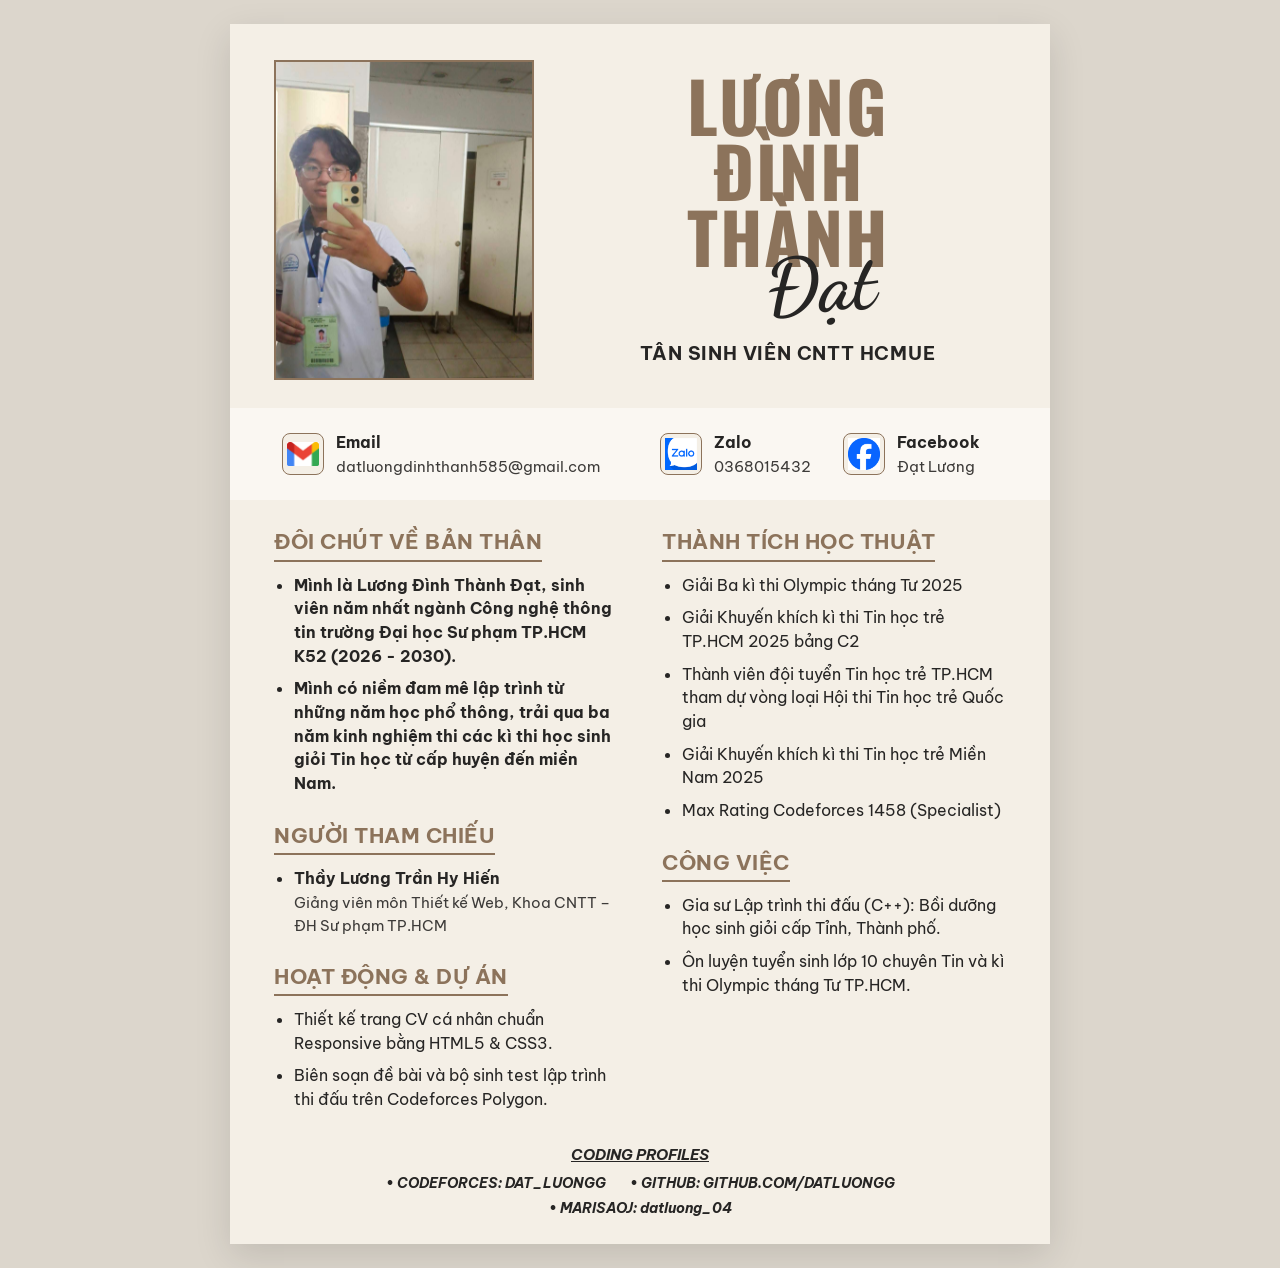
<file: index.html>
<!DOCTYPE html>
<html lang="vi">
<head>
  <meta charset="UTF-8" />
  <meta name="viewport" content="width=device-width, initial-scale=1.0" />
  <title>CV - Lương Đình Thành Đạt | Tân Sinh Viên CNTT HCMUE</title>
  <link rel="preconnect" href="https://fonts.googleapis.com" />
  <link rel="preconnect" href="https://fonts.gstatic.com" crossorigin />
  <link
    href="https://fonts.googleapis.com/css2?family=Be+Vietnam+Pro:ital,wght@0,400;0,500;0,600;0,700;0,800;1,400;1,700&family=Dancing+Script:wght@700&family=Oswald:wght@600;700&display=swap"
    rel="stylesheet"
  />
  <!-- CSS ngoai -->
  <link rel="stylesheet" href="style.css" />
</head>
<body>
  <main class="cv-container">
    <div>
      <!-- HEADER -->
      <header class="cv-header">
        <div class="avatar-wrapper">
          <img
            src="avatar.jpg"
            alt="Ảnh chân dung Lương Đình Thành Đạt"
            onerror="this.style.display='none'; this.parentElement.innerHTML='<span class=\'avatar-placeholder\'>Đặt file ảnh <b>avatar.jpg</b><br>cùng thư mục với file HTML</span>';"
          />
        </div>

        <div class="title-block">
          <div class="full-name-stack">
            <span class="name-line">LƯƠNG</span>
            <span class="name-line">ĐÌNH</span>
            <span class="name-line">THÀNH</span>
          </div>
          <div class="first-name">Đạt</div>
          <div class="subtitle">TÂN SINH VIÊN CNTT HCMUE</div>
        </div>
      </header>

      <!-- CONTACT BAR -->
      <section class="contact-bar" aria-label="Thông tin liên hệ">
        <a
          class="contact-item"
          href="mailto:datluongdinhthanh585@gmail.com"
          title="Gửi email cho Đạt"
        >
          <div class="contact-icon">
            <img
              src="gmail.png"
              alt="Logo Gmail"
              onerror="this.style.display='none'; this.parentElement.classList.add('empty-icon'); this.parentElement.innerText='IMG';"
            />
          </div>
          <div class="contact-info">
            <h3>Email</h3>
            <p>datluongdinhthanh585@gmail.com</p>
          </div>
        </a>

        <a
          class="contact-item"
          href="tel:0368015432"
          title="Liên hệ qua Zalo / Điện thoại"
        >
          <div class="contact-icon">
            <img
              src="zalo.png"
              alt="Logo Zalo"
              onerror="this.style.display='none'; this.parentElement.classList.add('empty-icon'); this.parentElement.innerText='IMG';"
            />
          </div>
          <div class="contact-info">
            <h3>Zalo</h3>
            <p>0368015432</p>
          </div>
        </a>

        <a
          class="contact-item"
          href="https://www.facebook.com/atluong.708266"
          target="_blank"
          rel="noopener noreferrer"
          title="Trang Facebook cá nhân"
        >
          <div class="contact-icon">
            <img
              src="facebook.png"
              alt="Logo Facebook"
              onerror="this.style.display='none'; this.parentElement.classList.add('empty-icon'); this.parentElement.innerText='IMG';"
            />
          </div>
          <div class="contact-info">
            <h3>Facebook</h3>
            <p>Đạt Lương</p>
          </div>
        </a>
      </section>

      <!-- 2 column -->
      <section class="cv-body">
        <!-- edit left column -->
        <div class="cv-column">
          <div>
            <h2 class="section-title">ĐÔI CHÚT VỀ BẢN THÂN</h2>
            <ul class="cv-list">
              <li>
                <strong>
                  Mình là Lương Đình Thành Đạt, sinh viên năm nhất ngành Công nghệ thông tin trường Đại học Sư phạm TP.HCM K52 (2026 - 2030).
                </strong>
              </li>
              <li>
                <strong>
                  Mình có niềm đam mê lập trình từ những năm học phổ thông, trải qua ba năm kinh nghiệm thi các kì thi học sinh giỏi Tin học từ cấp huyện đến miền Nam.
                </strong>
              </li>
            </ul>
          </div>

          <div>
            <h2 class="section-title">NGƯỜI THAM CHIẾU</h2>
            <ul class="cv-list">
              <li>
                <strong>Thầy Lương Trần Hy Hiến</strong>
                <span class="sub-detail">
                  Giảng viên môn Thiết kế Web, Khoa CNTT – ĐH Sư phạm TP.HCM
                </span>
              </li>
            </ul>
          </div>

          <div>
            <h2 class="section-title">HOẠT ĐỘNG & DỰ ÁN</h2>
            <ul class="cv-list">
              <li>
                Thiết kế trang CV cá nhân chuẩn Responsive bằng HTML5 & CSS3.
              </li>
              <li>
                Biên soạn đề bài và bộ sinh test lập trình thi đấu trên Codeforces Polygon.
              </li>
            </ul>
          </div>
          
          
        </div>

        <!-- right column -->
        <div class="cv-column">
          <div>
            <h2 class="section-title">THÀNH TÍCH HỌC THUẬT</h2>
            <ul class="cv-list">
              <li>Giải Ba kì thi Olympic tháng Tư 2025</li>
              <li>Giải Khuyến khích kì thi Tin học trẻ TP.HCM 2025 bảng C2</li>
              <li>
                Thành viên đội tuyển Tin học trẻ TP.HCM tham dự vòng loại Hội thi Tin học trẻ Quốc gia
              </li>
              <li>Giải Khuyến khích kì thi Tin học trẻ Miền Nam 2025</li>
              <li>Max Rating Codeforces 1458 (Specialist)</li>
            </ul>
          </div>

          <div>
            <h2 class="section-title">CÔNG VIỆC</h2>
            <ul class="cv-list">
              <li>
                Gia sư Lập trình thi đấu (C++): Bồi dưỡng học sinh giỏi cấp Tỉnh, Thành phố.
              </li>
              <li>
                Ôn luyện tuyển sinh lớp 10 chuyên Tin và kì thi Olympic tháng Tư TP.HCM.
              </li>
            </ul>
          </div>

          
        </div>
      </section>
    </div>

    <!-- FOOTER -->
    <footer class="cv-footer">
      <div class="footer-heading">CODING PROFILES</div>
      <div class="footer-links">
        <span>
          • CODEFORCES:
          <a
            href="https://codeforces.com/profile/Dat_Luongg"
            target="_blank"
            rel="noopener noreferrer"
          >
            DAT_LUONGG
          </a>
        </span>
        <span>
          • GITHUB:
          <a
            href="https://github.com/DatLuongg"
            target="_blank"
            rel="noopener noreferrer"
          >
            GITHUB.COM/DATLUONGG
          </a>
        </span>
      </div>
      <div class="footer-links footer-links-sub">
        <span>• MARISAOJ: <a href = "https://marisaoj.com/user/datluong_04/submissions"
          target ="_blank" rel = "noopener noreferrer">
        datluong_04 </a></span>
      </div>
    </footer>
  </main>
</body>
</html>
</file>
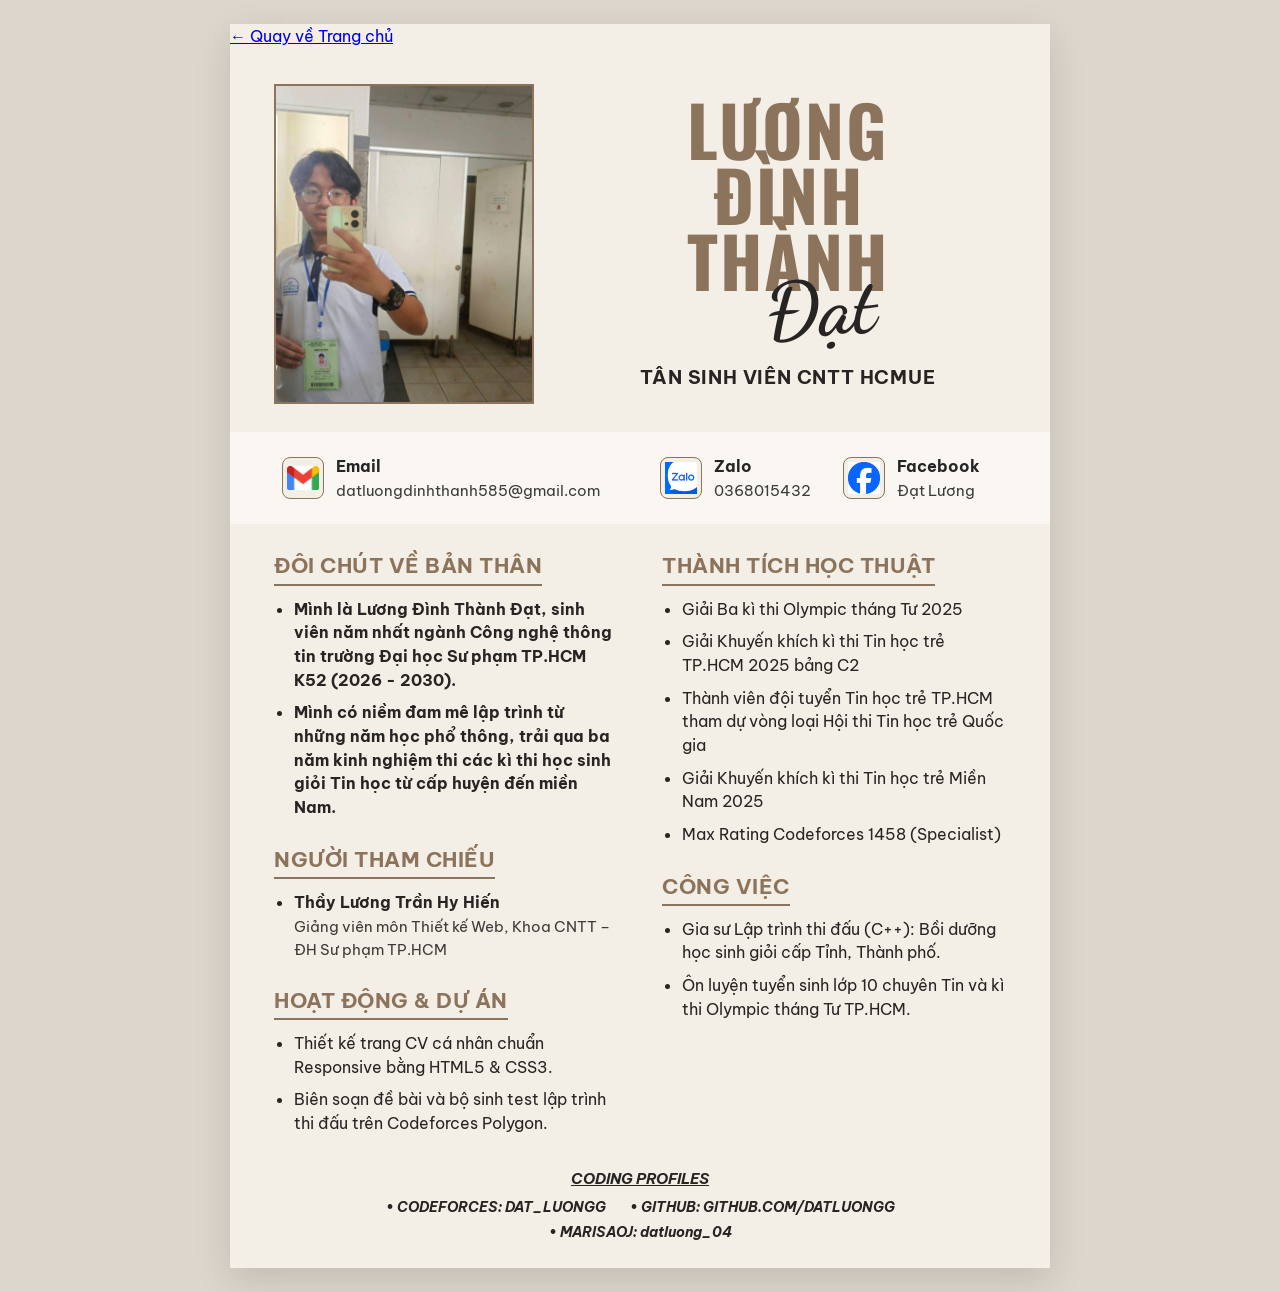
<file: cv.html>
<!DOCTYPE html>
<html lang="vi">
<head>
  <meta charset="UTF-8" />
  <meta name="viewport" content="width=device-width, initial-scale=1.0" />
  <title>CV - Lương Đình Thành Đạt | Tân Sinh Viên CNTT HCMUE</title>
  <link rel="preconnect" href="https://fonts.googleapis.com" />
  <link rel="preconnect" href="https://fonts.gstatic.com" crossorigin />
  <link
    href="https://fonts.googleapis.com/css2?family=Be+Vietnam+Pro:ital,wght@0,400;0,500;0,600;0,700;0,800;1,400;1,700&family=Dancing+Script:wght@700&family=Oswald:wght@600;700&display=swap"
    rel="stylesheet"
  />
  <!-- CSS ngoai -->
  <link rel="stylesheet" href="style.css" />
</head>
<body>
  <main class="cv-container">
    <a href="https://datluongg.github.io/">← Quay về Trang chủ</a>
    <div>
      <!-- HEADER -->
      <header class="cv-header">
        <div class="avatar-wrapper">
          <img
            src="avatar.jpg"
            alt="Ảnh chân dung Lương Đình Thành Đạt"
            onerror="this.style.display='none'; this.parentElement.innerHTML='<span class=\'avatar-placeholder\'>Đặt file ảnh <b>avatar.jpg</b><br>cùng thư mục với file HTML</span>';"
          />
        </div>
          
        <div class="title-block">
          <div class="full-name-stack">
            <span class="name-line">LƯƠNG</span>
            <span class="name-line">ĐÌNH</span>
            <span class="name-line">THÀNH</span>
          </div>
          <div class="first-name">Đạt</div>
          <div class="subtitle">TÂN SINH VIÊN CNTT HCMUE</div>
        </div>
      </header>

      <!-- CONTACT BAR -->
      <section class="contact-bar" aria-label="Thông tin liên hệ">
        <a
          class="contact-item"
          href="mailto:datluongdinhthanh585@gmail.com"
          title="Gửi email cho Đạt"
        >
          <div class="contact-icon">
            <img
              src="gmail.png"
              alt="Logo Gmail"
              onerror="this.style.display='none'; this.parentElement.classList.add('empty-icon'); this.parentElement.innerText='IMG';"
            />
          </div>
          <div class="contact-info">
            <h3>Email</h3>
            <p>datluongdinhthanh585@gmail.com</p>
          </div>
        </a>

        <a
          class="contact-item"
          href="tel:0368015432"
          title="Liên hệ qua Zalo / Điện thoại"
        >
          <div class="contact-icon">
            <img
              src="zalo.png"
              alt="Logo Zalo"
              onerror="this.style.display='none'; this.parentElement.classList.add('empty-icon'); this.parentElement.innerText='IMG';"
            />
          </div>
          <div class="contact-info">
            <h3>Zalo</h3>
            <p>0368015432</p>
          </div>
        </a>

        <a
          class="contact-item"
          href="https://www.facebook.com/atluong.708266"
          target="_blank"
          rel="noopener noreferrer"
          title="Trang Facebook cá nhân"
        >
          <div class="contact-icon">
            <img
              src="facebook.png"
              alt="Logo Facebook"
              onerror="this.style.display='none'; this.parentElement.classList.add('empty-icon'); this.parentElement.innerText='IMG';"
            />
          </div>
          <div class="contact-info">
            <h3>Facebook</h3>
            <p>Đạt Lương</p>
          </div>
        </a>
      </section>

      <!-- 2 column -->
      <section class="cv-body">
        <!-- edit left column -->
        <div class="cv-column">
          <div>
            <h2 class="section-title">ĐÔI CHÚT VỀ BẢN THÂN</h2>
            <ul class="cv-list">
              <li>
                <strong>
                  Mình là Lương Đình Thành Đạt, sinh viên năm nhất ngành Công nghệ thông tin trường Đại học Sư phạm TP.HCM K52 (2026 - 2030).
                </strong>
              </li>
              <li>
                <strong>
                  Mình có niềm đam mê lập trình từ những năm học phổ thông, trải qua ba năm kinh nghiệm thi các kì thi học sinh giỏi Tin học từ cấp huyện đến miền Nam.
                </strong>
              </li>
            </ul>
          </div>

          <div>
            <h2 class="section-title">NGƯỜI THAM CHIẾU</h2>
            <ul class="cv-list">
              <li>
                <strong>Thầy Lương Trần Hy Hiến</strong>
                <span class="sub-detail">
                  Giảng viên môn Thiết kế Web, Khoa CNTT – ĐH Sư phạm TP.HCM
                </span>
              </li>
            </ul>
          </div>

          <div>
            <h2 class="section-title">HOẠT ĐỘNG & DỰ ÁN</h2>
            <ul class="cv-list">
              <li>
                Thiết kế trang CV cá nhân chuẩn Responsive bằng HTML5 & CSS3.
              </li>
              <li>
                Biên soạn đề bài và bộ sinh test lập trình thi đấu trên Codeforces Polygon.
              </li>
            </ul>
          </div>
          
          
        </div>

        <!-- right column -->
        <div class="cv-column">
          <div>
            <h2 class="section-title">THÀNH TÍCH HỌC THUẬT</h2>
            <ul class="cv-list">
              <li>Giải Ba kì thi Olympic tháng Tư 2025</li>
              <li>Giải Khuyến khích kì thi Tin học trẻ TP.HCM 2025 bảng C2</li>
              <li>
                Thành viên đội tuyển Tin học trẻ TP.HCM tham dự vòng loại Hội thi Tin học trẻ Quốc gia
              </li>
              <li>Giải Khuyến khích kì thi Tin học trẻ Miền Nam 2025</li>
              <li>Max Rating Codeforces 1458 (Specialist)</li>
            </ul>
          </div>

          <div>
            <h2 class="section-title">CÔNG VIỆC</h2>
            <ul class="cv-list">
              <li>
                Gia sư Lập trình thi đấu (C++): Bồi dưỡng học sinh giỏi cấp Tỉnh, Thành phố.
              </li>
              <li>
                Ôn luyện tuyển sinh lớp 10 chuyên Tin và kì thi Olympic tháng Tư TP.HCM.
              </li>
            </ul>
          </div>

          
        </div>
      </section>
    </div>

    <!-- FOOTER -->
    <footer class="cv-footer">
      <div class="footer-heading">CODING PROFILES</div>
      <div class="footer-links">
        <span>
          • CODEFORCES:
          <a
            href="https://codeforces.com/profile/Dat_Luongg"
            target="_blank"
            rel="noopener noreferrer"
          >
            DAT_LUONGG
          </a>
        </span>
        <span>
          • GITHUB:
          <a
            href="https://github.com/DatLuongg"
            target="_blank"
            rel="noopener noreferrer"
          >
            GITHUB.COM/DATLUONGG
          </a>
        </span>
      </div>
      <div class="footer-links footer-links-sub">
        <span>• MARISAOJ: <a href = "https://marisaoj.com/user/datluong_04/submissions"
          target ="_blank" rel = "noopener noreferrer">
        datluong_04 </a></span>
      </div>
    </footer>
  </main>
</body>
</html>
</file>
<file: style.css>
:root {
  --bg-cream: #f4efe6;
  --bg-strip: #faf7f2;
  --accent-taupe: #8c735b;
  --accent-dark: #6f5944;
  --text-dark: #262524;
  --text-muted: #3d3b39;
}

* {
  box-sizing: border-box;
  margin: 0;
  padding: 0;
}

body {
  background-color: #dcd6cc;
  font-family: 'Be Vietnam Pro', sans-serif;
  color: var(--text-dark);
  display: flex;
  justify-content: center;
  padding: 24px 12px;
  line-height: 1.5;
}

/* Frame A4 */
.cv-container {
  width: 100%;
  max-width: 820px;
  min-height: 1120px;
  background-color: var(--bg-cream);
  box-shadow: 0 12px 35px rgba(0, 0, 0, 0.12);
  display: flex;
  flex-direction: column;
  justify-content: space-between;
  padding-bottom: 24px;
}

/* header */
.cv-header {
  display: flex;
  align-items: center;
  gap: 36px;
  padding: 36px 44px 28px;
}

.avatar-wrapper {
  flex-shrink: 0;
  width: 260px;
  height: 320px;
  border: 2px solid var(--accent-taupe);
  background-color: #e6dfd3;
  overflow: hidden;
  display: flex;
  align-items: center;
  justify-content: center;
  transition: transform 0.3s ease, box-shadow 0.3s ease;
}

.avatar-wrapper:hover {
  transform: translateY(-3px);
  box-shadow: 0 10px 22px rgba(140, 115, 91, 0.22);
}

.avatar-wrapper img {
  width: 100%;
  height: 100%;
  object-fit: cover;
  display: block;
}

.avatar-placeholder {
  color: var(--accent-taupe);
  font-size: 0.9rem;
  text-align: center;
  padding: 12px;
}

.title-block {
  flex: 1;
  text-align: center;
  display: flex;
  flex-direction: column;
  align-items: center;
}

.full-name-stack {
  display: flex;
  flex-direction: column;
  align-items: center;
  user-select: none;
}

.name-line {
  font-family: 'Oswald', sans-serif;
  font-weight: 700;
  font-size: 4.35rem;
  line-height: 0.94;
  color: var(--accent-taupe);
  letter-spacing: 2px;
  text-transform: uppercase;
}

.first-name {
  font-family: 'Dancing Script', cursive;
  font-weight: 700;
  font-size: 4.8rem;
  line-height: 0.85;
  color: var(--text-dark);
  margin-top: -16px;
  margin-left: 64px;
  transform: rotate(-4deg);
}

.subtitle {
  margin-top: 22px;
  font-size: 1.2rem;
  font-weight: 700;
  letter-spacing: 0.8px;
  color: var(--text-dark);
  text-transform: uppercase;
}

/* COntent bar media */
.contact-bar {
  background-color: var(--bg-strip);
  padding: 16px 44px;
  display: grid;
  grid-template-columns: 1.55fr 0.72fr 0.73fr;
  gap: 14px;
}

.contact-item {
  display: flex;
  align-items: center;
  gap: 12px;
  padding: 6px 8px;
  border-radius: 10px;
  text-decoration: none;
  color: inherit;
  transition: background-color 0.25s ease, transform 0.25s ease;
}

.contact-item:hover {
  background-color: rgba(140, 115, 91, 0.1);
  transform: translateY(-2px);
}

.contact-icon {
  flex-shrink: 0;
  width: 42px;
  height: 42px;
  border: 1.5px solid var(--accent-taupe);
  border-radius: 8px;
  background-color: var(--bg-cream);
  display: flex;
  align-items: center;
  justify-content: center;
  overflow: hidden;
  transition: border-color 0.25s ease, box-shadow 0.25s ease;
}

.contact-item:hover .contact-icon {
  border-color: var(--accent-dark);
  box-shadow: 0 4px 10px rgba(140, 115, 91, 0.2);
}

.contact-icon img {
  width: 100%;
  height: 100%;
  object-fit: contain;
  padding: 4px;
  display: block;
}

.contact-icon.empty-icon {
  font-size: 0.72rem;
  font-weight: 700;
  color: var(--accent-taupe);
  letter-spacing: 0.5px;
}

.contact-info h3 {
  font-size: 1.02rem;
  font-weight: 700;
  color: var(--text-dark);
  margin-bottom: 2px;
}

.contact-info p {
  font-size: 0.91rem;
  color: var(--text-muted);
  word-break: break-word;
}

.contact-item:hover .contact-info p {
  color: var(--accent-dark);
}

/* Content two column */
.cv-body {
  padding: 26px 44px 16px;
  display: grid;
  grid-template-columns: 1fr 1fr;
  gap: 28px 44px;
  flex: 1;
}

.cv-column {
  display: flex;
  flex-direction: column;
  gap: 24px;
}

.section-title {
  display: inline-block;
  font-size: 1.3rem;
  font-weight: 700;
  color: var(--accent-taupe);
  text-transform: uppercase;
  border-bottom: 2px solid var(--accent-taupe);
  padding-bottom: 2px;
  margin-bottom: 12px;
  letter-spacing: 0.5px;
}

.cv-list {
  list-style-type: disc;
  padding-left: 20px;
  display: flex;
  flex-direction: column;
  gap: 9px;
}

.cv-list li {
  font-size: 1rem;
  color: var(--text-dark);
  line-height: 1.48;
}

.cv-list li strong {
  font-weight: 700;
}

.sub-detail {
  display: block;
  font-size: 0.94rem;
  color: var(--text-muted);
  margin-top: 2px;
}



.bottom-photo-wrapper:hover {
  transform: translateY(-3px);
  box-shadow: 0 10px 22px rgba(140, 115, 91, 0.22);
}

.bottom-photo-wrapper img {
  position: absolute;
  inset: 0;
  width: 100%;
  height: 100%;
  object-fit: cover;
  display: block;
}

/* footer */
.cv-footer {
  padding: 16px 44px 0;
  text-align: center;
}

.footer-heading {
  font-size: 0.95rem;
  font-weight: 700;
  font-style: italic;
  text-decoration: underline;
  text-transform: uppercase;
  margin-bottom: 6px;
  color: var(--text-dark);
}

.footer-links {
  display: flex;
  justify-content: center;
  flex-wrap: wrap;
  gap: 6px 24px;
  font-size: 0.9rem;
  font-weight: 700;
  font-style: italic;
  color: var(--text-dark);
}

.footer-links-sub {
  margin-top: 4px;
}

.footer-links a {
  color: inherit;
  text-decoration: none;
  transition: color 0.2s ease;
}

.footer-links a:hover {
  text-decoration: underline;
  color: var(--accent-taupe);
}

/* Responsive on phone */
@media (max-width: 720px) {
  .cv-header {
    flex-direction: column;
    padding: 28px 24px 20px;
    gap: 20px;
  }

  .avatar-wrapper {
    width: 220px;
    height: 270px;
  }

  .name-line {
    font-size: 3.5rem;
  }

  .first-name {
    font-size: 3.8rem;
    margin-left: 44px;
  }

  .contact-bar {
    grid-template-columns: 1fr;
    padding: 16px 24px;
    gap: 10px;
  }

  .cv-body {
    grid-template-columns: 1fr;
    padding: 24px;
  }

  .bottom-photo-wrapper {
    min-height: 260px;
  }

  .cv-footer {
    padding: 16px 24px 0;
  }
}

@media print {
  body {
    background: none;
    padding: 0;
  }

  .cv-container {
    box-shadow: none;
    max-width: 100%;
    min-height: 100vh;
    -webkit-print-color-adjust: exact;
    print-color-adjust: exact;
  }
}
</file>
